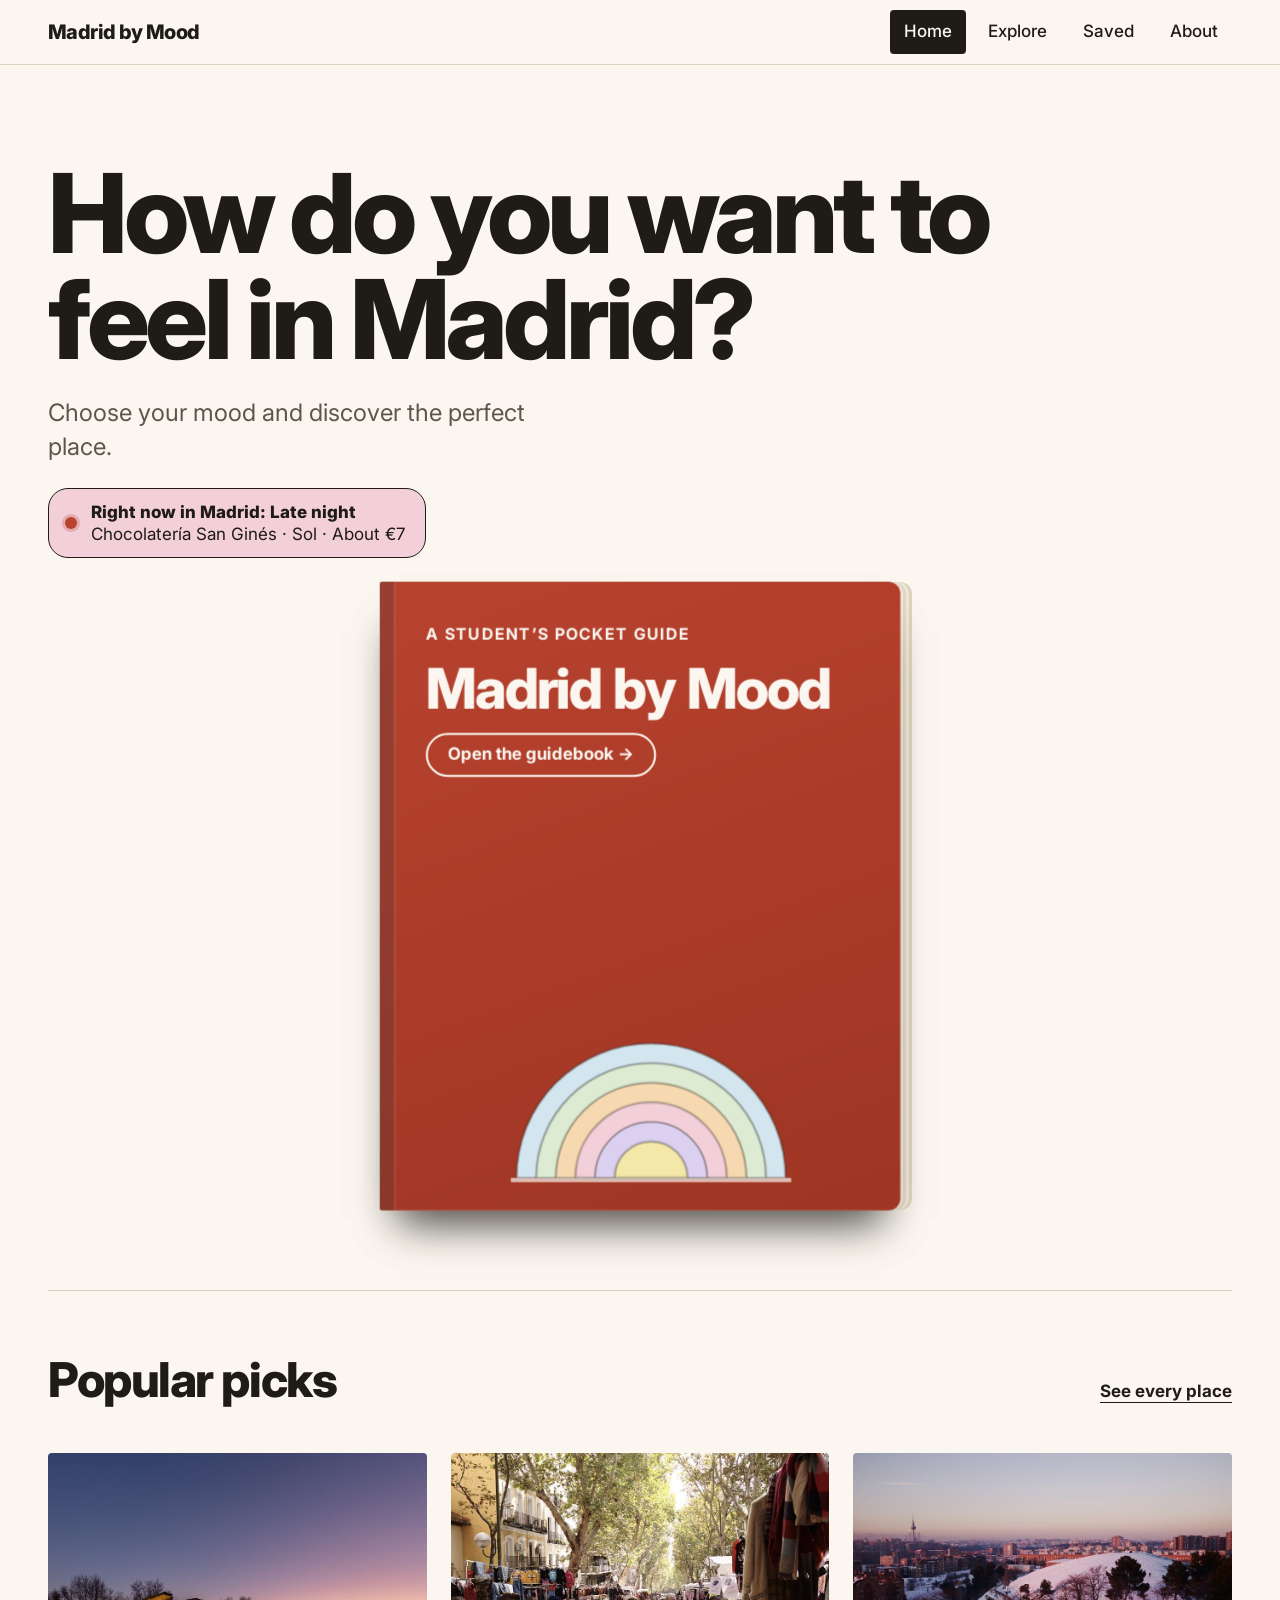
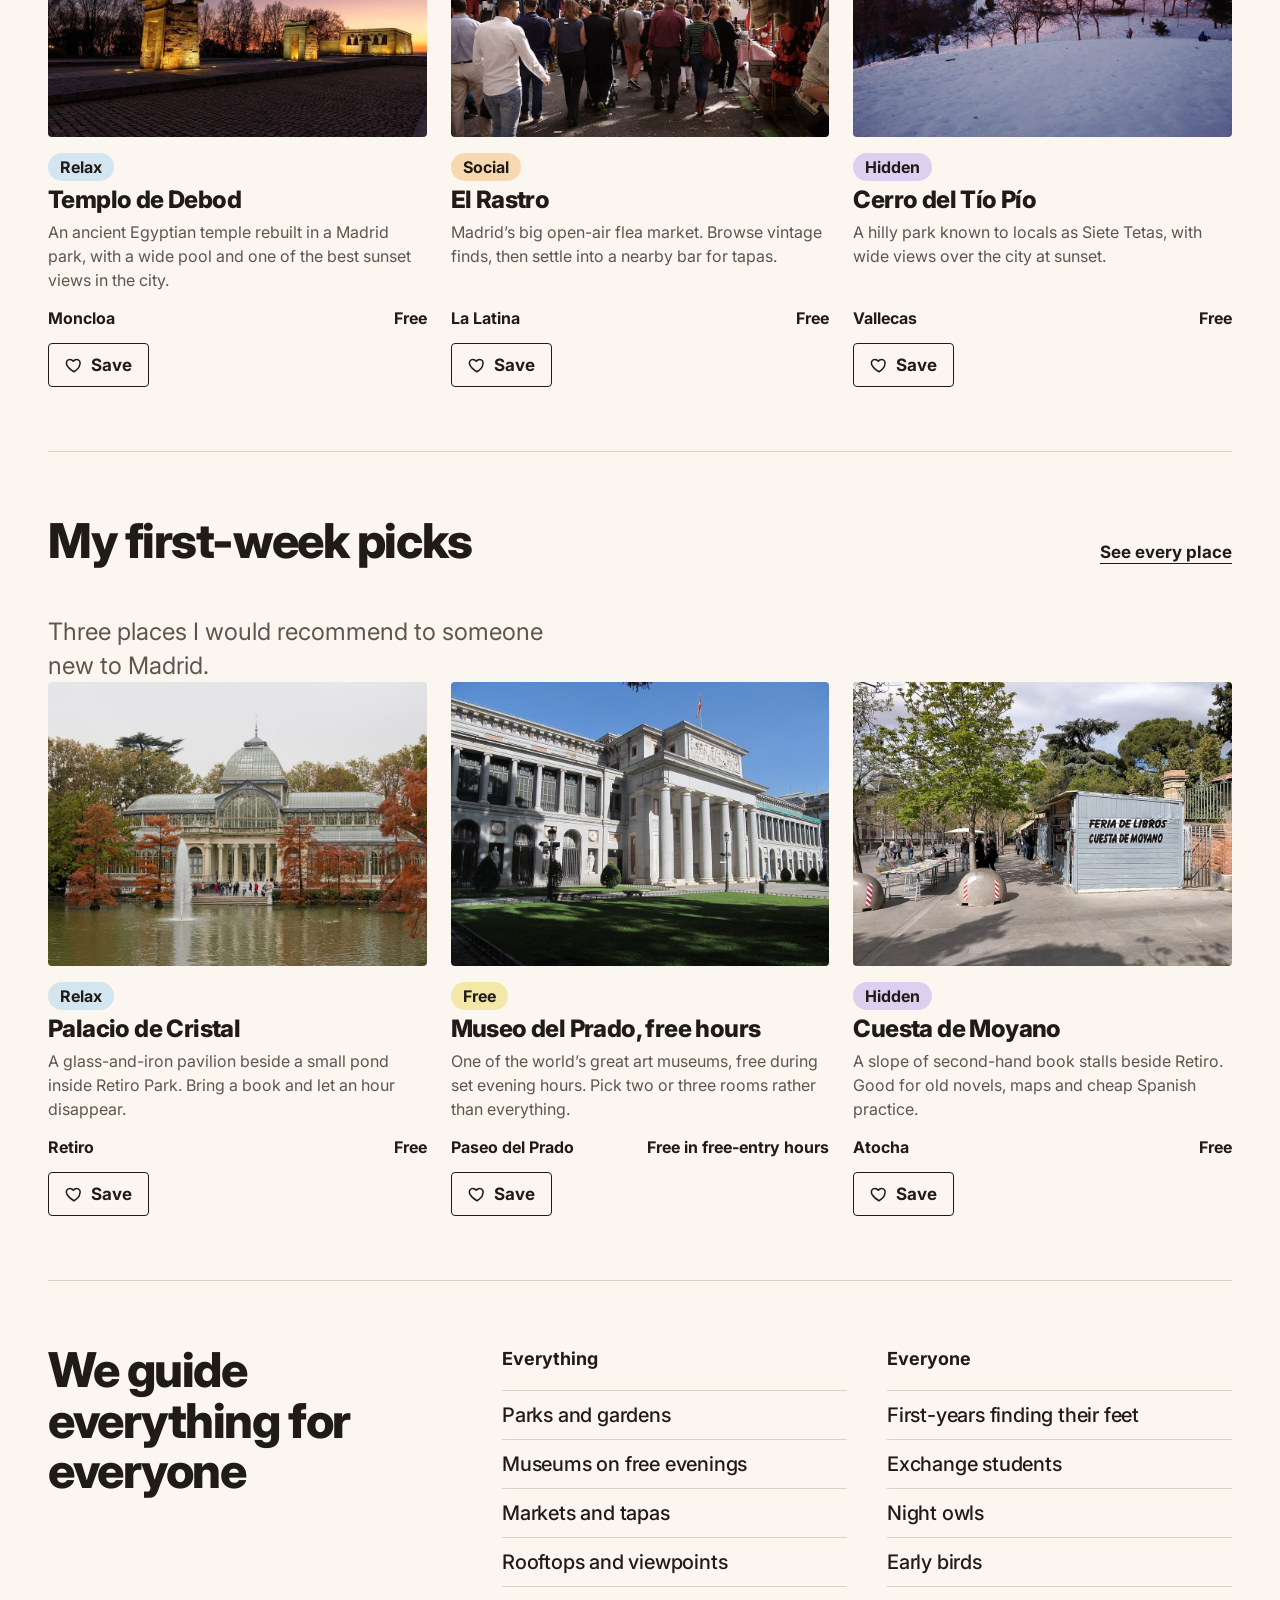
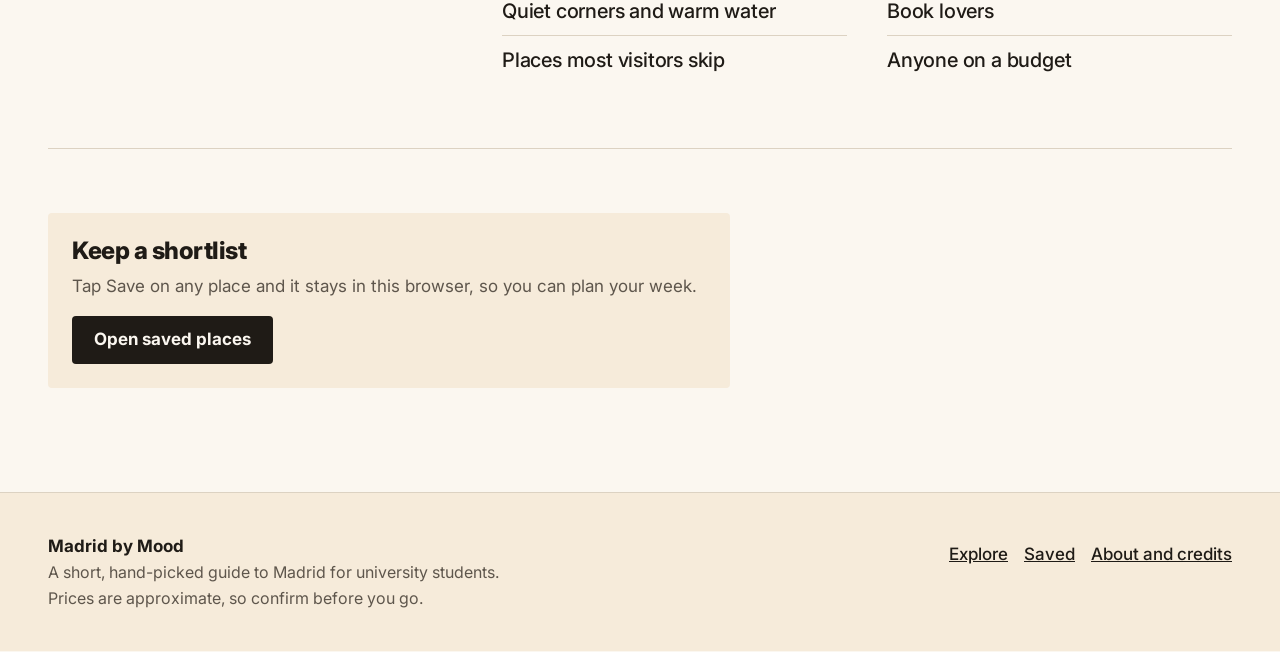
<file: index.html>
<!doctype html>
<html lang="en">
<head>
<meta charset="utf-8">
<meta name="viewport" content="width=device-width, initial-scale=1, viewport-fit=cover">
<title>Madrid by Mood</title>
<meta name="description" content="A mood-based guide to Madrid for university students. Pick a feeling, get a short list of real places.">
<link rel="preconnect" href="https://fonts.googleapis.com">
<link rel="preconnect" href="https://fonts.gstatic.com" crossorigin>
<link rel="stylesheet" href="https://fonts.googleapis.com/css2?family=Inter:wght@400;500;700;800&display=swap">
<link rel="stylesheet" href="css/styles.css">
</head>
<body>
<a class="skip" href="#main">Skip to content</a>
<header class="site-header">
  <div class="wrap bar">
    <a class="brand" href="#home">Madrid by Mood</a>
    <button class="menu-btn" id="menuBtn" aria-expanded="false" aria-controls="nav">Menu</button>
    <nav class="nav" id="nav" aria-label="Main">
      <ul>
        <li><a href="#home" data-nav="home">Home</a></li>
        <li><a href="#explore" data-nav="explore">Explore</a></li>
        <li><a href="#saved" data-nav="saved">Saved<span class="badge" id="savedCount" hidden></span></a></li>
        <li><a href="#about" data-nav="about">About</a></li>
      </ul>
    </nav>
  </div>
</header>

<main id="main" tabindex="-1">
  <div id="app" class="wrap">
    <noscript><p class="note">Madrid by Mood needs JavaScript to show its places. Please turn it on and reload.</p></noscript>
  </div>
</main>

<footer class="site-footer">
  <div class="wrap foot">
    <div>
      <b>Madrid by Mood</b>
      <p>A short, hand-picked guide to Madrid for university students. Prices are approximate, so confirm before you go.</p>
    </div>
    <ul>
      <li><a href="#explore">Explore</a></li>
      <li><a href="#saved">Saved</a></li>
      <li><a href="#about">About and credits</a></li>
    </ul>
  </div>
</footer>
<div class="sr-only" role="status" aria-live="polite" id="live"></div>

<script src="js/data.js"></script>
<script src="js/main.js"></script>
</body>
</html>
</file>
<file: css/styles.css>
:root{
  --bg:#FBF7F0; --surface:#F6EBDA; --text:#1F1B16; --muted:#5E564C; --line:#DCD2C2; --focus:#1B4FD8;
  --relax:#D3E5EF; --nature:#DDEBD3; --social:#F6D9B0; --romantic:#F2CFD9; --hidden:#DBD0F0; --free:#F4E8A8;
  --ink:#1F1B16;
  --radius:4px;
  --s1:8px; --s2:16px; --s3:24px; --s4:40px; --s5:64px;
  --font:"Inter",system-ui,-apple-system,"Segoe UI",Roboto,"Helvetica Neue",Arial,sans-serif;
  color-scheme:light;
  box-sizing:border-box;
  padding-top:env(safe-area-inset-top,0px);
  padding-bottom:env(safe-area-inset-bottom,0px);
}
@media (prefers-color-scheme:dark){
  :root:not([data-theme="light"]){
    --bg:#17140F; --surface:#221D16; --text:#F5EFE4; --muted:#BDB3A3; --line:#3A3328; --focus:#8FB4FF;
    color-scheme:dark;
  }
}
:root[data-theme="dark"]{
  --bg:#17140F; --surface:#221D16; --text:#F5EFE4; --muted:#BDB3A3; --line:#3A3328; --focus:#8FB4FF;
  color-scheme:dark;
}
html{scroll-padding-top:calc(env(safe-area-inset-top,0px) + 80px);}
*,*::before,*::after{box-sizing:border-box;}
body{margin:0;background:var(--bg);color:var(--text);font-family:var(--font);font-size:1.0625rem;line-height:1.6;-webkit-font-smoothing:antialiased;overflow-x:hidden;}
body::before{content:"";position:fixed;inset:0 0 auto;height:env(safe-area-inset-top,0px);background:var(--bg);z-index:10;}
h1,h2,h3,p,ul,ol,dl,dd,figure{margin:0;}
ul,ol{padding:0;list-style:none;}
a{color:inherit;}
img,svg{max-width:100%;display:block;}
button{font:inherit;color:inherit;}
:focus-visible{outline:3px solid var(--focus);outline-offset:3px;border-radius:2px;}
.sr-only{position:absolute;width:1px;height:1px;overflow:hidden;clip:rect(0 0 0 0);white-space:nowrap;}
.skip{position:absolute;left:var(--s2);top:-100px;background:var(--text);color:var(--bg);padding:12px 16px;z-index:50;border-radius:var(--radius);}
.skip:focus{top:calc(env(safe-area-inset-top,0px) + 8px);}
.wrap{width:100%;max-width:1320px;margin-inline:auto;padding-inline:clamp(16px,4vw,48px);}

/* Header */
.site-header{position:sticky;top:env(safe-area-inset-top,0px);z-index:20;background:var(--bg);border-bottom:1px solid var(--line);}
.bar{display:flex;align-items:center;justify-content:space-between;min-height:64px;gap:var(--s2);}
.brand{font-weight:800;font-size:1.25rem;letter-spacing:-0.03em;text-decoration:none;min-height:44px;display:inline-flex;align-items:center;}
.menu-btn{display:none;min-height:44px;min-width:44px;padding:0 16px;background:none;border:1px solid var(--text);border-radius:var(--radius);cursor:pointer;font-weight:500;}
.nav ul{display:flex;gap:var(--s1);}
.nav a{display:inline-flex;align-items:center;min-height:44px;padding:0 14px;text-decoration:none;font-weight:500;border-radius:var(--radius);}
.nav a:hover{background:var(--surface);}
.nav a[aria-current="page"]{background:var(--text);color:var(--bg);}
@media (max-width:720px){
  .menu-btn{display:inline-flex;align-items:center;}
  .nav{display:none;position:absolute;left:0;right:0;top:100%;background:var(--bg);border-bottom:1px solid var(--line);padding:var(--s1) clamp(16px,4vw,48px) var(--s2);}
  .nav.open{display:block;}
  .nav ul{flex-direction:column;}
  .nav a{width:100%;}
}

/* Type */
.mega{font-size:clamp(2.6rem,8.6vw,7.25rem);line-height:.96;letter-spacing:-0.04em;font-weight:800;max-width:14ch;}
.h2{font-size:clamp(1.75rem,4vw,3rem);line-height:1.05;letter-spacing:-0.03em;font-weight:800;}
.lede{font-size:clamp(1.125rem,2vw,1.5rem);line-height:1.4;max-width:34ch;color:var(--muted);}
.prose{max-width:62ch;}
.prose p+p{margin-top:var(--s2);}
.muted{color:var(--muted);}

/* Home */
.hero{padding:clamp(40px,8vw,96px) 0 var(--s4);}
.hero .lede{margin-top:var(--s3);}
.section{padding:var(--s5) 0;border-top:1px solid var(--line);}
.section-head{display:flex;flex-wrap:wrap;align-items:baseline;justify-content:space-between;gap:var(--s2);margin-bottom:var(--s4);}
.textlink{display:inline-flex;align-items:center;min-height:44px;font-weight:700;text-underline-offset:5px;}
.everything{display:grid;grid-template-columns:1.2fr 1fr 1fr;gap:var(--s4);align-items:start;}
.everything h2{grid-column:1;}
.everything h3{font-size:1.125rem;font-weight:700;margin-bottom:var(--s2);}
.everything li{border-top:1px solid var(--line);}
.everything li a,.everything li span{display:flex;align-items:center;min-height:48px;text-decoration:none;font-size:1.25rem;font-weight:500;letter-spacing:-0.01em;}
.everything li a:hover{text-decoration:underline;text-underline-offset:5px;}
@media (max-width:900px){.everything{grid-template-columns:1fr;gap:var(--s3);}}

/* Cards */
.grid{display:grid;grid-template-columns:repeat(3,1fr);gap:var(--s4) var(--s3);}
@media (max-width:959px){.grid{grid-template-columns:repeat(2,1fr);}}
@media (max-width:599px){.grid{grid-template-columns:1fr;}}
.card{position:relative;display:flex;flex-direction:column;}
.card .pic{aspect-ratio:4/3;border-radius:var(--radius);overflow:hidden;background:var(--surface);}
.card .pic svg{width:100%;height:100%;}
.card .body{padding-top:var(--s2);display:flex;flex-direction:column;gap:6px;flex:1;}
.tag{display:inline-block;align-self:flex-start;padding:2px 12px;border-radius:99px;color:var(--ink);font-size:1rem;font-weight:700;line-height:1.5;}
.card h3{font-size:1.5rem;line-height:1.1;letter-spacing:-0.025em;font-weight:800;}
.card h3 a{text-decoration:none;}
.card h3 a::after{content:"";position:absolute;inset:0;bottom:56px;}
.card h3 a:hover{text-decoration:underline;text-underline-offset:5px;text-decoration-thickness:2px;}
.card p{color:var(--muted);font-size:1rem;line-height:1.5;}
.card .meta{display:flex;justify-content:space-between;gap:var(--s2);font-weight:700;font-size:1rem;margin-top:auto;padding-top:var(--s1);}
.card .actions{display:flex;margin-top:6px;position:relative;z-index:2;}
.save{display:inline-flex;align-items:center;gap:8px;min-height:44px;padding:0 16px;border:1.5px solid var(--text);border-radius:var(--radius);background:transparent;cursor:pointer;font-weight:700;}
.save:hover{background:var(--surface);}
.save[aria-pressed="true"]{background:var(--text);color:var(--bg);}
.save svg{width:18px;height:18px;}
.btn{display:inline-flex;align-items:center;min-height:48px;padding:0 22px;border-radius:var(--radius);background:var(--text);color:var(--bg);font-weight:700;text-decoration:none;}
.btn:hover{opacity:.88;}
@media (prefers-reduced-motion:no-preference){
  .card .pic svg{transition:transform .4s ease;}
  .card:hover .pic svg{transform:scale(1.04);}
  #app{animation:fade .25s ease;}
  @keyframes fade{from{opacity:0}to{opacity:1}}
}

/* Explore */
.page-top{padding:clamp(32px,6vw,72px) 0 var(--s3);}
.page-top h1{font-size:clamp(2.1rem,6.4vw,5rem);line-height:1;letter-spacing:-0.04em;font-weight:800;max-width:16ch;}
.page-top p{margin-top:var(--s2);color:var(--muted);max-width:52ch;font-size:1.125rem;}
.filters{display:flex;flex-wrap:wrap;gap:var(--s1);margin:var(--s3) 0;}
.chip{display:inline-flex;align-items:center;min-height:44px;padding:0 18px;border-radius:99px;border:1.5px solid var(--text);background:transparent;text-decoration:none;font-weight:700;cursor:pointer;color:var(--text);}
.chip:hover{background:var(--surface);}
.chip[aria-current="page"],.chip[aria-pressed="true"]{background:var(--text);color:var(--bg);}
.chip .dot{width:10px;height:10px;border-radius:50%;margin-right:8px;border:1px solid var(--ink);}
.filter-row{display:flex;flex-wrap:wrap;align-items:center;gap:var(--s1) var(--s2);margin-bottom:var(--s4);}
.filter-row .label{font-weight:700;}
.results{padding-bottom:var(--s5);}
.count{margin-bottom:var(--s3);color:var(--muted);font-weight:500;}

/* Detail */
.back{display:inline-flex;align-items:center;min-height:44px;margin:var(--s3) 0 var(--s2);font-weight:700;text-underline-offset:5px;}
.detail{display:grid;grid-template-columns:1.25fr 1fr;gap:var(--s4);align-items:start;padding-bottom:var(--s5);}
.detail .pic{aspect-ratio:3/2;border-radius:var(--radius);overflow:hidden;background:var(--surface);}
.detail .pic svg{width:100%;height:100%;}
.detail h1{font-size:clamp(2.1rem,5vw,4rem);line-height:1;letter-spacing:-0.04em;font-weight:800;margin:var(--s2) 0;overflow-wrap:anywhere;}
.tags{display:flex;flex-wrap:wrap;gap:var(--s1);}
.tags a.tag{text-decoration:none;display:inline-flex;align-items:center;min-height:44px;padding-inline:16px;}
.tags a.tag:hover{text-decoration:underline;}
.detail dl{margin:var(--s3) 0;border-top:1px solid var(--line);}
.detail dl div{display:grid;grid-template-columns:130px 1fr;gap:var(--s2);padding:12px 0;border-bottom:1px solid var(--line);}
.detail dt{font-weight:700;}
.detail .actions{display:flex;flex-wrap:wrap;gap:var(--s2);align-items:center;margin-top:var(--s3);}
.credit{margin-top:var(--s3);font-size:1rem;color:var(--muted);max-width:60ch;}
@media (max-width:860px){.detail{grid-template-columns:1fr;}.detail dl div{grid-template-columns:1fr;gap:2px;}}

/* Messages & about */
.note{padding:var(--s3);background:var(--surface);border-radius:var(--radius);max-width:62ch;}
.note h2{font-size:1.5rem;line-height:1.15;letter-spacing:-0.02em;font-weight:800;margin-bottom:var(--s1);}
.note p{color:var(--muted);}
.note .row{display:flex;flex-wrap:wrap;gap:var(--s2);margin-top:var(--s2);align-items:center;}
.steps{counter-reset:s;display:grid;grid-template-columns:repeat(3,1fr);gap:var(--s3);margin-top:var(--s3);}
.steps li{counter-increment:s;border-top:2px solid var(--text);padding-top:var(--s2);}
.steps li::before{content:counter(s);display:block;font-size:2.5rem;font-weight:800;letter-spacing:-0.04em;line-height:1;margin-bottom:var(--s1);}
.steps b{display:block;font-size:1.25rem;letter-spacing:-0.02em;}
@media (max-width:720px){.steps{grid-template-columns:1fr;}}
.facts{margin-top:var(--s4);display:grid;gap:var(--s2);max-width:62ch;}
.facts div{border-top:1px solid var(--line);padding-top:var(--s2);}
.facts b{display:block;}

/* Footer */
.site-footer{border-top:1px solid var(--line);margin-top:var(--s4);padding:var(--s4) 0;background:var(--surface);}
.foot{display:flex;flex-wrap:wrap;justify-content:space-between;gap:var(--s3);}
.foot p{max-width:46ch;color:var(--muted);font-size:1rem;}
.foot ul{display:flex;flex-wrap:wrap;gap:var(--s1) var(--s2);}
.foot a{display:inline-flex;align-items:center;min-height:44px;font-weight:500;}
.badge{display:inline-block;min-width:1.4em;margin-left:6px;padding:0 6px;border-radius:99px;background:var(--text);color:var(--bg);font-size:1rem;line-height:1.4;text-align:center;}
.nav a[aria-current="page"] .badge{background:var(--bg);color:var(--text);}

.badge[hidden]{display:none;}
.pic img{width:100%;height:100%;object-fit:cover;display:block;}
.credits{margin-top:var(--s3);max-width:70ch;}
.credits li{padding:10px 0;border-top:1px solid var(--line);font-size:1rem;color:var(--muted);}
.credits li b{color:var(--text);}
.credit a{text-underline-offset:3px;}

/* ===== Guidebook cover (home) ===== */
.book-stage{perspective:1800px;overflow-x:clip;display:flex;justify-content:center;padding:var(--s3) 0 var(--s4);}
.book{--paper:#FBF7F0;--bookink:#1F1B16;position:relative;display:grid;width:min(100%,520px);min-height:540px;transform-style:preserve-3d;transition:transform 1s cubic-bezier(.65,.02,.25,1);}
.book>*{grid-area:1/1;}
@media (min-width:1180px){.book.open{transform:translateX(50%);}}
.book-page{position:relative;background:var(--paper);color:var(--bookink);border-radius:2px 12px 12px 2px;padding:var(--s4) var(--s3) var(--s3);box-shadow:3px 0 0 #EFE6D6,6px 0 0 #E2D8C6,9px 0 0 #EFE6D6,12px 0 0 #DDD2BF,0 30px 40px -20px rgba(31,27,22,.5);}
.book-page :focus-visible{outline-color:#1B4FD8;}
.page-head{display:flex;justify-content:space-between;align-items:flex-start;gap:12px;}
.book-page .h2{font-size:clamp(1.75rem,6vw,2.25rem);}
.eyebrow{font-weight:700;letter-spacing:.08em;text-transform:uppercase;font-size:1rem;color:#5E564C;}
.book-close{min-height:44px;padding:0 16px;background:transparent;border:1.5px solid var(--bookink);border-radius:99px;font-weight:700;color:var(--bookink);cursor:pointer;white-space:nowrap;}
.book-close:hover{background:#F0E5D2;}
.mood-list{display:grid;gap:8px;margin:var(--s3) 0 var(--s2);}
.mood-row{display:flex;align-items:center;justify-content:space-between;gap:12px;min-height:56px;padding:8px 16px;border-radius:8px;color:var(--bookink);text-decoration:none;border:1px solid rgba(31,27,22,.25);}
.mr-text{display:flex;flex-direction:column;}
.mr-text b{font-size:1.25rem;letter-spacing:-.02em;font-weight:800;line-height:1.2;}
.mr-text span{font-size:1rem;line-height:1.3;}
.mr-n{font-weight:700;white-space:nowrap;}
.book-page .textlink{color:var(--bookink);}
.cover{position:relative;transform-origin:left center;transform-style:preserve-3d;transform:translateZ(2px);transition:transform 1s cubic-bezier(.65,.02,.25,1);}
.book.open .cover{transform:translateZ(2px) rotateY(-180deg);}
.cover-front,.cover-back{position:absolute;inset:0;backface-visibility:hidden;-webkit-backface-visibility:hidden;border-radius:2px 12px 12px 2px;}
.cover-front{display:flex;flex-direction:column;justify-content:flex-start;gap:var(--s2);padding:var(--s4) var(--s3) var(--s3) calc(var(--s4) + 6px);border:0;text-align:left;cursor:pointer;color:#FBF7F0;background:linear-gradient(160deg,#B8432F 0%,#9F3524 100%);box-shadow:inset 14px 0 0 rgba(0,0,0,.2),inset 16px 0 0 rgba(255,255,255,.07),0 30px 40px -20px rgba(31,27,22,.55);overflow:hidden;}
.book.open .cover-front{pointer-events:none;}
.cover-kicker{font-weight:700;letter-spacing:.08em;text-transform:uppercase;font-size:1rem;}
.cover-art{width:min(80%,280px);margin:auto auto 0;}
.cover-title{font-size:clamp(2.5rem,10vw,3.5rem);line-height:.95;letter-spacing:-.04em;font-weight:800;}
.cover-open{display:inline-flex;align-items:center;align-self:flex-start;min-height:44px;padding:0 20px;border:2px solid #FBF7F0;border-radius:99px;font-weight:700;}
.cover-front:hover .cover-open{background:#FBF7F0;color:#9F3524;}
.cover-back{transform:rotateY(180deg);background:var(--paper);color:var(--bookink);padding:var(--s4) var(--s3);border:1px solid #E2D8C6;box-shadow:inset 14px 0 0 rgba(0,0,0,.06),3px 0 0 #EFE6D6,6px 0 0 #E2D8C6,0 30px 40px -20px rgba(31,27,22,.4);}
.mini-steps{margin-top:var(--s2);padding-left:1.25em;list-style:decimal;font-size:1.25rem;font-weight:700;line-height:1.5;}
@media (prefers-reduced-motion:no-preference){
  .book:not(.open) .cover{animation:nudge 2.6s ease-in-out 1.2s 2;}
  @keyframes nudge{0%,100%{transform:translateZ(2px) rotateY(0)}45%{transform:translateZ(2px) rotateY(-9deg)}}
}

/* ===== Mood-coloured page headers ===== */
.page-top.moody{background:var(--moodc);color:var(--ink);margin-top:var(--s3);padding:clamp(24px,5vw,56px) clamp(20px,4vw,48px);border-radius:var(--radius);}
.page-top.moody p{color:var(--ink);}

/* ===== Swipe deck ===== */
.deck{max-width:460px;margin-inline:auto;padding-bottom:var(--s5);}
.deck-count{font-weight:700;text-align:center;margin-bottom:var(--s1);}
.deck-stage{display:grid;position:relative;outline-offset:8px;}
.swipe-card{grid-area:1/1;position:relative;display:flex;flex-direction:column;height:560px;height:clamp(500px,72svh,640px);background:var(--ink);color:#FBF7F0;border:1px solid rgba(251,247,240,.14);border-radius:16px;overflow:hidden;touch-action:pan-y;user-select:none;-webkit-user-select:none;cursor:grab;box-shadow:0 18px 40px -18px rgba(31,27,22,.55);}
.swipe-card.dragging{cursor:grabbing;transition:none!important;}
.swipe-card.behind{transform:scale(.94) translateY(16px);filter:brightness(.9);pointer-events:none;}
.swipe-card .pic{position:relative;flex:1;min-height:150px;background:#2B261F;overflow:hidden;}
.swipe-card .pic img{position:absolute;inset:0;width:100%;height:100%;object-fit:cover;-webkit-user-drag:none;}
.swipe-card .body{display:flex;flex-direction:column;gap:8px;padding:16px 20px 20px;}
.swipe-card h3{font-size:1.75rem;line-height:1.05;letter-spacing:-.03em;font-weight:800;}
.swipe-card p{color:#EFE6D6;font-size:1rem;line-height:1.45;}
.swipe-card .meta{display:flex;justify-content:space-between;gap:var(--s2);font-weight:700;font-size:1rem;}
.stamp{position:absolute;top:18px;padding:4px 14px;border:3px solid;border-radius:8px;background:rgba(251,247,240,.94);font-size:1.5rem;font-weight:800;letter-spacing:.04em;text-transform:uppercase;opacity:0;pointer-events:none;}
.stamp-save{left:18px;color:#1D6B38;border-color:#1D6B38;transform:rotate(-8deg);}
.stamp-skip{right:18px;color:#8A2A1E;border-color:#8A2A1E;transform:rotate(8deg);}
.deck-actions{display:grid;grid-template-columns:1fr 1fr;gap:var(--s2);margin-top:var(--s3);}
.deck-btn{display:inline-flex;align-items:center;justify-content:center;gap:10px;min-height:56px;border:2px solid var(--text);border-radius:99px;background:transparent;font-size:1.125rem;font-weight:800;cursor:pointer;touch-action:manipulation;}
.deck-btn svg{width:22px;height:22px;}
.deck-btn.like{background:var(--text);color:var(--bg);}
.deck-btn:active{transform:scale(.97);}
.deck-more{text-align:center;margin-top:var(--s1);}
.deck-help{margin-top:var(--s2);text-align:center;color:var(--muted);}
@media (prefers-reduced-motion:no-preference){
  .swipe-card.top{animation:rise .25s ease;}
  @keyframes rise{from{transform:scale(.96)}to{transform:none}}
}

/* ===== Touch and motion ===== */
a,button{touch-action:manipulation;-webkit-tap-highlight-color:rgba(27,79,216,.15);}
@media (hover:hover){.mood-row:hover{filter:brightness(.96);transform:translateX(4px);}}
@media (prefers-reduced-motion:no-preference){.mood-row{transition:transform .15s ease,filter .15s ease;}}
@media (prefers-reduced-motion:reduce){
  *,*::before,*::after{animation:none!important;transition:none!important;scroll-behavior:auto!important;}
}

.count:empty{display:none;}

/* ===== Phones: keep the filters to two thin scrolling rows so the cards come first ===== */
@media (max-width:720px){
  .filters,.filter-row{flex-wrap:nowrap;overflow-x:auto;margin-inline:calc(-1 * clamp(16px,4vw,48px));padding:6px clamp(16px,4vw,48px);scroll-snap-type:x proximity;scrollbar-width:thin;}
  .filters{margin-top:var(--s2);margin-bottom:0;}
  .filter-row{margin-bottom:var(--s2);}
  .chip,.filter-row .label{flex:none;white-space:nowrap;scroll-snap-align:start;}
  .page-top.moody{padding:20px;}
}

/* ===== Right now in Madrid ===== */
.now{display:inline-flex;align-items:center;gap:14px;min-height:56px;margin-top:var(--s3);padding:12px 20px 12px 16px;border-radius:20px;border:1.5px solid var(--ink);color:var(--ink);text-decoration:none;max-width:100%;}
.now-dot{flex:none;width:12px;height:12px;border-radius:50%;background:#B8432F;box-shadow:0 0 0 3px rgba(184,67,47,.25);}
.now-text{display:flex;flex-direction:column;line-height:1.3;}
.now-text b{font-weight:800;}
.now:hover .now-text span{text-decoration:underline;text-underline-offset:4px;}
@media (prefers-reduced-motion:no-preference){.now-dot{animation:pulse 2s ease-in-out infinite;}@keyframes pulse{50%{box-shadow:0 0 0 7px rgba(184,67,47,0);}}}

/* ===== Extra motion: rising arches and sliding contents ===== */
.cover-art .arch{transform-box:fill-box;transform-origin:50% 100%;}
@media (prefers-reduced-motion:no-preference){
  .book:not(.open) .cover-art .arch{animation:arch-rise .8s cubic-bezier(.2,.8,.2,1) both;animation-delay:calc(var(--i) * .14s + .3s);}
  @keyframes arch-rise{from{transform:scaleY(0);opacity:0}to{transform:none;opacity:1}}
  .book.opening .mood-row{animation:row-in .5s cubic-bezier(.2,.8,.2,1) both;animation-delay:calc(var(--i) * .08s + .5s);}
  @keyframes row-in{from{opacity:0;transform:translateY(14px)}to{opacity:1;transform:none}}
}

/* ---------- Save celebration: heart pop, sparks, badge bounce ---------- */
.save[aria-pressed="true"] svg path{fill:currentColor;}
.save,.deck-btn.like{position:relative;}
.sparks{position:absolute;left:50%;top:50%;width:0;height:0;pointer-events:none;}
.sparks i{position:absolute;left:-3px;top:-3px;width:6px;height:6px;border-radius:50%;background:var(--accent,#d9603b);opacity:0;}
@media (prefers-reduced-motion:no-preference){
  .pop svg{animation:heart-pop .55s cubic-bezier(.2,1.6,.4,1);}
  .pop .sparks i{animation:spark .7s ease-out forwards;}
  .badge.bump{animation:badge-bump .5s cubic-bezier(.2,1.6,.4,1);}
  @keyframes heart-pop{0%{transform:scale(1)}35%{transform:scale(1.7) rotate(-8deg)}70%{transform:scale(.9)}100%{transform:scale(1)}}
  @keyframes spark{0%{opacity:1;transform:rotate(var(--a)) translateY(0) scale(1)}100%{opacity:0;transform:rotate(var(--a)) translateY(-30px) scale(.3)}}
  @keyframes badge-bump{0%{transform:scale(1)}40%{transform:scale(1.6)}100%{transform:scale(1)}}
}

/* ===== Mood personality: tinted page + animated header per mood ===== */
html[data-mood="relax"]{--tint:var(--relax);}
html[data-mood="nature"]{--tint:var(--nature);}
html[data-mood="social"]{--tint:var(--social);}
html[data-mood="romantic"]{--tint:var(--romantic);}
html[data-mood="hidden"]{--tint:var(--hidden);}
html[data-mood="free"]{--tint:var(--free);}
html[data-mood]{--bg:color-mix(in srgb,var(--tint) 40%,#FBF7F0);}
@media (prefers-color-scheme:dark){:root[data-mood]:not([data-theme="light"]){--bg:color-mix(in srgb,var(--tint) 24%,#17140F);}}
:root[data-theme="dark"][data-mood]{--bg:color-mix(in srgb,var(--tint) 24%,#17140F);}
body{transition:background-color .6s ease;}

.page-top.moody{position:relative;overflow:hidden;}
.page-top.moody>:not(.mood-fx){position:relative;z-index:1;}
.mood-fx{position:absolute;inset:0;overflow:hidden;pointer-events:none;}
.mood-fx i{position:absolute;display:block;}
@media (max-width:720px){.mood-fx{opacity:.7;}}

/* Relax: slow ripples */
.fx-relax i{width:220px;height:220px;border-radius:50%;border:3px solid rgba(31,27,22,.4);right:6%;top:50%;margin-top:-110px;animation:fx-ripple 7s ease-out infinite;animation-delay:calc(var(--i) * -2.3s);}
.fx-relax i:nth-child(n+4){display:none;}
@keyframes fx-ripple{from{transform:scale(.25);opacity:1}to{transform:scale(1.5);opacity:0}}

/* Nature: swaying leaves */
.fx-nature i{bottom:-16px;left:calc(52% + var(--i) * 8%);width:56px;height:calc(90px + var(--i) * 16px);border-radius:100% 0 100% 0;background:rgba(255,255,255,.8);transform-origin:bottom center;animation:fx-sway 4s ease-in-out infinite alternate;animation-delay:calc(var(--i) * -.7s);}
@keyframes fx-sway{from{transform:rotate(-10deg)}to{transform:rotate(12deg)}}

/* Social: bouncing circles */
.fx-social i{top:calc(12% + var(--i) * 10%);left:calc(52% + var(--i) * 8%);width:calc(54px + var(--i) * 10px);height:calc(54px + var(--i) * 10px);border-radius:50%;background:rgba(255,255,255,.75);animation:fx-bob 2.4s ease-in-out infinite;animation-delay:calc(var(--i) * -.4s);}
.fx-social i:nth-child(even){background:rgba(31,27,22,.16);}
@keyframes fx-bob{0%,100%{transform:translateY(0)}50%{transform:translateY(-22px)}}

/* Romantic: hearts floating up */
.fx-romantic i{bottom:0;left:calc(52% + var(--i) * 7%);font-style:normal;font-size:calc(22px + var(--i) * 5px);line-height:1;color:#fff;animation:fx-float 6s ease-in infinite;animation-delay:calc(var(--i) * -1.1s);}
.fx-romantic i::before{content:"\2665";}
@keyframes fx-float{from{transform:translateY(40px) scale(.7);opacity:0}20%{opacity:.9}to{transform:translateY(-150px) scale(1.1);opacity:0}}

/* Hidden: arches that peek in and out */
.fx-hidden i{bottom:0;left:calc(50% + var(--i) * 8%);width:64px;height:calc(100px + var(--i) * 12px);border-radius:999px 999px 0 0;background:rgba(31,27,22,.22);animation:fx-peek 6s ease-in-out infinite;animation-delay:calc(var(--i) * -1s);}
@keyframes fx-peek{0%,100%{transform:translateY(75%)}40%,60%{transform:translateY(0)}}

/* Free: drifting confetti */
.fx-free i{top:calc(10% + var(--i) * 13%);left:calc(55% + var(--i) * 6%);width:calc(12px + var(--i) * 3px);height:calc(12px + var(--i) * 3px);border-radius:50%;background:rgba(255,255,255,.75);animation:fx-drift 3.5s ease-in-out infinite alternate;animation-delay:calc(var(--i) * -.6s);}
.fx-free i:nth-child(even){background:rgba(31,27,22,.26);}
@keyframes fx-drift{from{transform:translate(0,0)}to{transform:translate(-30px,24px)}}

/* ===== Mood identity: each mood gets its own card shape, border, headline style, button and entrance motion ===== */
html[data-mood] .swipe-card{border:3px solid var(--tint);box-shadow:0 0 0 6px color-mix(in srgb,var(--tint) 45%,transparent),0 18px 40px -18px rgba(31,27,22,.55);}
html[data-mood] .card .pic{border:3px solid var(--tint);}
html[data-mood] .deck-btn.like{background:var(--tint);color:#1F1B16;border-color:var(--tint);}
html[data-mood] .page-top h1{text-decoration:underline;text-decoration-color:var(--tint);text-decoration-thickness:.12em;text-underline-offset:.14em;}

/* card shapes */
html[data-mood="relax"] .swipe-card{border-radius:150px 150px 22px 22px;}
html[data-mood="relax"] .card .pic{border-radius:999px 999px 8px 8px;}
html[data-mood="nature"] .swipe-card{border-radius:100px 14px 100px 14px;}
html[data-mood="nature"] .card .pic{border-radius:60px 6px 60px 6px;}
html[data-mood="social"] .swipe-card{border-radius:36px;border-style:solid;border-width:5px;}
html[data-mood="social"] .card .pic{border-radius:28px;}
html[data-mood="romantic"] .swipe-card{border-radius:90px 90px 34px 34px / 70px 70px 34px 34px;box-shadow:0 0 0 6px color-mix(in srgb,var(--tint) 55%,transparent),0 0 50px 8px color-mix(in srgb,var(--tint) 60%,transparent);}
html[data-mood="romantic"] .card .pic{border-radius:50% 50% 12px 12px / 38% 38% 12px 12px;}
html[data-mood="hidden"] .swipe-card{border-radius:2px;border-style:double;border-width:6px;}
html[data-mood="hidden"] .card .pic{border-radius:0;border-style:double;border-width:6px;}
html[data-mood="free"] .swipe-card{border-radius:16px;border-style:dashed;border-width:4px;}
html[data-mood="free"] .card .pic{border-radius:12px;border-style:dashed;border-width:4px;}

/* headline personality */
html[data-mood="relax"] .page-top h1{font-weight:300;letter-spacing:-.02em;}
html[data-mood="nature"] .page-top h1{font-weight:700;letter-spacing:-.03em;}
html[data-mood="social"] .page-top h1{font-weight:900;transform:rotate(-1.5deg);transform-origin:left bottom;}
html[data-mood="romantic"] .page-top h1{font-style:italic;font-weight:600;}
html[data-mood="hidden"] .page-top h1{font-weight:800;text-transform:uppercase;letter-spacing:.01em;font-size:clamp(1.8rem,5vw,3.8rem);}
html[data-mood="free"] .page-top h1{font-weight:900;text-decoration-style:wavy;}

/* entrance motion: replays on every new card / list item */
@media (prefers-reduced-motion:no-preference){
  html[data-mood="relax"] .swipe-card.top{animation:in-relax 1s ease-out;}
  html[data-mood="relax"] .card{animation:in-relax 1s ease-out backwards;}
  html[data-mood="nature"] .swipe-card.top{animation:in-nature .7s cubic-bezier(.2,.8,.3,1.2);}
  html[data-mood="nature"] .card{animation:in-nature .7s cubic-bezier(.2,.8,.3,1.2) backwards;}
  html[data-mood="social"] .swipe-card.top{animation:in-social .6s cubic-bezier(.3,1.6,.5,1);}
  html[data-mood="social"] .card{animation:in-social .6s cubic-bezier(.3,1.6,.5,1) backwards;}
  html[data-mood="romantic"] .swipe-card.top{animation:in-romantic .9s ease-out;}
  html[data-mood="romantic"] .card{animation:in-romantic .9s ease-out backwards;}
  html[data-mood="hidden"] .swipe-card.top{animation:in-hidden .9s ease-out;}
  html[data-mood="hidden"] .card{animation:in-hidden .9s ease-out backwards;}
  html[data-mood="free"] .swipe-card.top{animation:in-free .55s cubic-bezier(.2,1.3,.4,1);}
  html[data-mood="free"] .card{animation:in-free .55s cubic-bezier(.2,1.3,.4,1) backwards;}
  html[data-mood] .card:nth-child(3n+2){animation-delay:.12s;}
  html[data-mood] .card:nth-child(3n){animation-delay:.24s;}
  @keyframes in-relax{from{opacity:0;transform:translateY(30px)}to{opacity:1;transform:none}}
  @keyframes in-nature{from{opacity:0;transform:translateY(40px) rotate(-5deg) scale(.88)}to{opacity:1;transform:none}}
  @keyframes in-social{from{opacity:0;transform:scale(.4) rotate(-6deg)}to{opacity:1;transform:none}}
  @keyframes in-romantic{0%{opacity:0;transform:scale(.8)}55%{opacity:1;transform:scale(1.05)}75%{transform:scale(.98)}100%{transform:none}}
  @keyframes in-hidden{from{opacity:0;filter:blur(14px);transform:scale(1.04)}to{opacity:1;filter:none;transform:none}}
  @keyframes in-free{from{opacity:0;transform:translateX(90px)}to{opacity:1;transform:none}}
}

/* ===== Ambient layer: things drift across the whole page, different for each mood ===== */
.ambient{position:fixed;inset:0;z-index:-1;overflow:hidden;pointer-events:none;}
.ambient i{position:absolute;display:block;left:var(--x);top:0;opacity:0;animation-delay:calc(var(--d) * -1);animation-duration:var(--t);animation-iteration-count:infinite;animation-timing-function:linear;}
@media (prefers-reduced-motion:reduce){.ambient{display:none;}}
/* Relax: bubbles rise slowly */
.amb-relax i{width:calc(26px * var(--s));height:calc(26px * var(--s));border-radius:50%;border:2px solid rgba(31,27,22,.28);background:rgba(255,255,255,.35);animation-name:amb-up;}
/* Nature: leaves fall and spin */
.amb-nature i{width:calc(26px * var(--s));height:calc(26px * var(--s));border-radius:100% 0 100% 0;background:rgba(95,150,70,.45);animation-name:amb-fall;}
/* Social: coloured dots bounce upward */
.amb-social i{width:calc(24px * var(--s));height:calc(24px * var(--s));border-radius:50%;background:rgba(224,130,40,.4);animation-name:amb-up;animation-duration:calc(var(--t) * .7);}
.amb-social i:nth-child(3n){background:rgba(255,255,255,.7);}
.amb-social i:nth-child(3n+1){background:rgba(31,27,22,.14);}
/* Romantic: hearts float up */
.amb-romantic i{font-style:normal;font-size:calc(30px * var(--s));line-height:1;color:rgba(214,80,120,.5);animation-name:amb-up;}
.amb-romantic i::before{content:"\2665";}
.amb-romantic i:nth-child(even){color:rgba(255,255,255,.8);}
/* Hidden: fireflies blink in the dark */
.amb-hidden i{width:calc(10px * var(--s));height:calc(10px * var(--s));border-radius:50%;background:#fff;box-shadow:0 0 12px 5px rgba(120,90,200,.55);animation-name:amb-fire;top:calc(var(--x) * .9);}
/* Free: stars and sparkles fall */
.amb-free i{font-style:normal;font-size:calc(28px * var(--s));line-height:1;color:rgba(220,160,20,.65);animation-name:amb-fall;}
.amb-free i::before{content:"\2605";}
.amb-free i:nth-child(even){color:rgba(255,255,255,.9);}
@keyframes amb-up{0%{transform:translate(0,105vh) rotate(0);opacity:0}10%{opacity:1}50%{transform:translate(24px,50vh) rotate(8deg)}90%{opacity:1}100%{transform:translate(-18px,-12vh) rotate(-8deg);opacity:0}}
@keyframes amb-fall{0%{transform:translate(0,-10vh) rotate(0);opacity:0}10%{opacity:1}50%{transform:translate(40px,50vh) rotate(180deg)}90%{opacity:1}100%{transform:translate(-20px,108vh) rotate(360deg);opacity:0}}
@keyframes amb-fire{0%,100%{transform:translate(0,0);opacity:0}25%{opacity:1}50%{transform:translate(50px,-40px);opacity:.1}75%{transform:translate(-30px,30px);opacity:1}}

/* ===== About: animated additions in the site's own colours ===== */
.cube-scene{display:flex;flex-direction:column;align-items:center;margin:var(--s4) 0 var(--s3);perspective:900px;}
.cube{--c:clamp(110px,26vw,160px);position:relative;width:var(--c);height:var(--c);margin:calc(var(--c) * .35) 0;transform-style:preserve-3d;transform:rotate3d(1,1,0,-28deg);}
.face{position:absolute;inset:0;display:flex;flex-direction:column;gap:2px;align-items:center;justify-content:center;border:2px solid rgba(31,27,22,.35);border-radius:6px;color:#1F1B16;font-weight:800;font-size:1.25rem;letter-spacing:-.02em;text-decoration:none;backface-visibility:visible;}
.f-relax{transform:translateZ(calc(var(--c) / 2));}
.f-nature{transform:rotateY(90deg) translateZ(calc(var(--c) / 2));}
.f-social{transform:rotateY(180deg) translateZ(calc(var(--c) / 2));}
.f-romantic{transform:rotateY(-90deg) translateZ(calc(var(--c) / 2));}
.f-hidden{transform:rotateX(90deg) translateZ(calc(var(--c) / 2));}
.f-free{transform:rotateX(-90deg) translateZ(calc(var(--c) / 2));}
.face:hover{filter:brightness(.95);}
.face span{font-size:.9rem;font-weight:700;}
.cube-cap{color:var(--muted);font-size:1rem;margin-top:var(--s1);}
@media (prefers-reduced-motion:no-preference){
  .cube{animation:cube-spin 18s linear infinite;}
  .cube-scene:hover .cube{animation-play-state:paused;}
  @keyframes cube-spin{from{transform:rotate3d(1,1,0,0deg)}to{transform:rotate3d(1,1,0,360deg)}}
}

/* cover title: letters hop in a wave, "Mood" shifts through the mood colours */
.cover-title .w{display:inline-block;white-space:nowrap;margin-right:.22em;}
.cover-title .l{display:inline-block;}
@media (prefers-reduced-motion:no-preference){
  .cover-title .l{animation:title-hop 5s ease-in-out infinite;animation-delay:calc(var(--k) * .09s);}
  .w-mood .l{animation:title-hop 5s ease-in-out infinite,title-tint 9s linear infinite;animation-delay:calc(var(--k) * .09s),calc(var(--k) * -.4s);}
  @keyframes title-hop{0%,14%,100%{transform:none}7%{transform:translateY(-.14em)}}
  @keyframes title-tint{0%,100%{color:#FBF7F0}17%{color:var(--relax)}33%{color:var(--nature)}50%{color:var(--social)}67%{color:var(--romantic)}83%{color:var(--hidden)}92%{color:var(--free)}}
}
</file>
